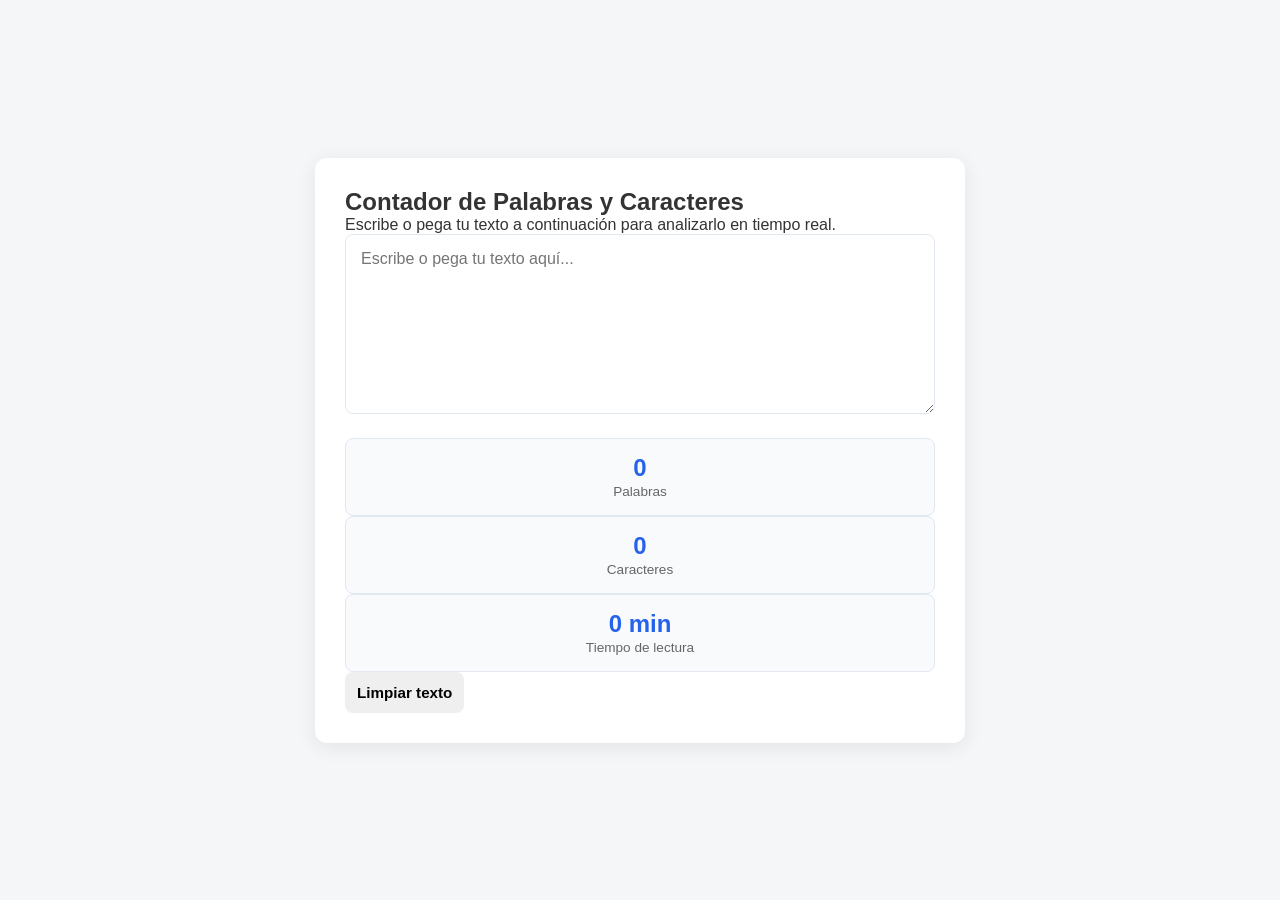
<file: index.htm>
<!DOCTYPE html>
<html lang="es">
<head>
  <meta charset="UTF-8">
  <meta name="viewport" content="width=device-width, initial-scale=1.0">
  <title>Contador de Palabras Gratis y En Línea</title>
  <link rel="stylesheet" href="styles.css">
</head>
<body>

  <main class="container">
    <h1>Contador de Palabras y Caracteres</h1>
    <p class="description">Escribe o pega tu texto a continuación para analizarlo en tiempo real.</p>

    <!-- Área para escribir el texto -->
    <textarea id="text-input" placeholder="Escribe o pega tu texto aquí..."></textarea>

    <!-- Panel de estadísticas -->
    <div class="stats-grid">
      <div class="stat-card">
        <span class="stat-number" id="word-count">0</span>
        <span class="stat-label">Palabras</span>
      </div>
      <div class="stat-card">
        <span class="stat-number" id="char-count">0</span>
        <span class="stat-label">Caracteres</span>
      </div>
      <div class="stat-card">
        <span class="stat-number" id="reading-time">0 min</span>
        <span class="stat-label">Tiempo de lectura</span>
      </div>
    </div>

    <!-- Botón de acción -->
    <button id="clear-btn" class="btn">Limpiar texto</button>
  </main>

  <script src="script.js"></script>
</body>

</html>
</file>
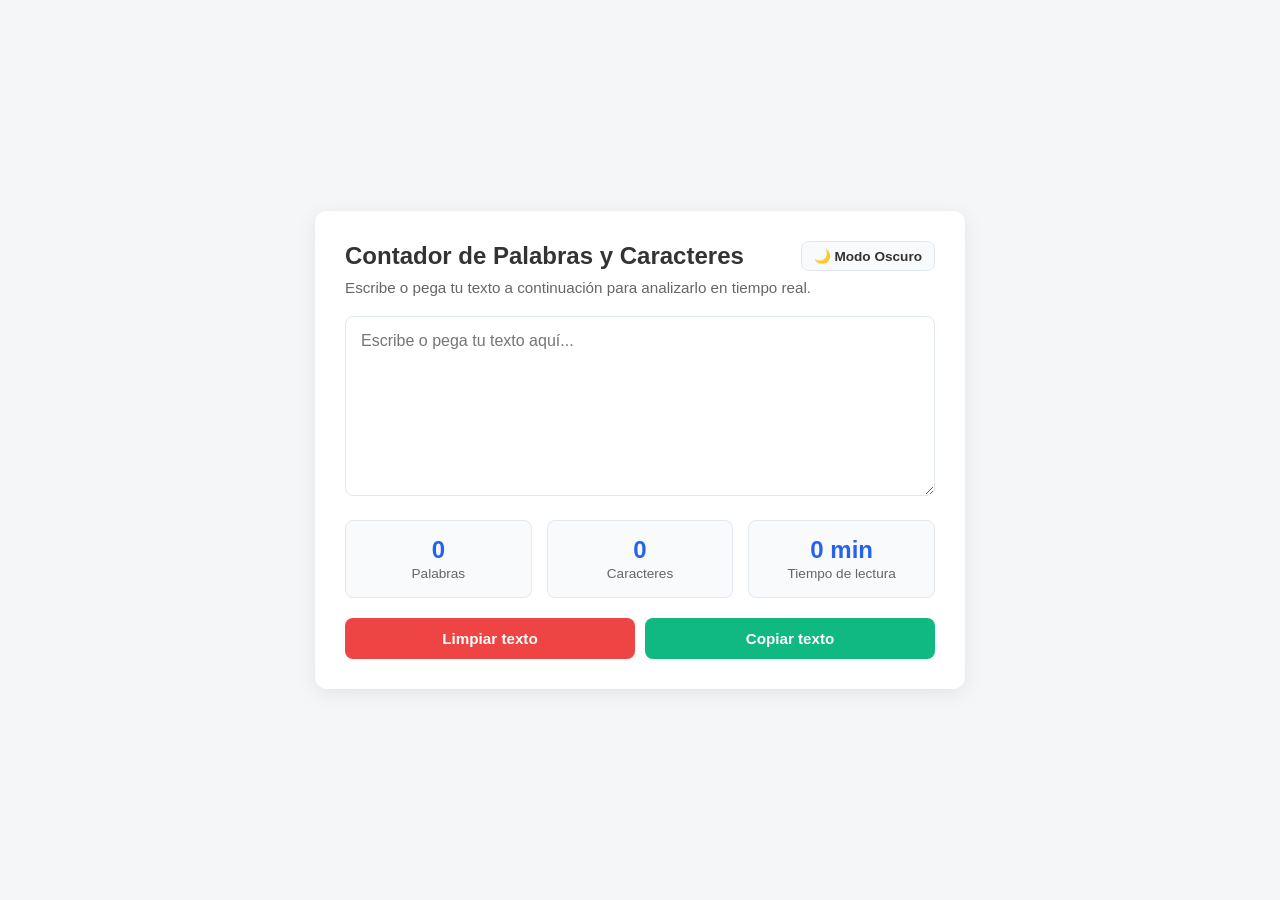
<file: index.html>
<!DOCTYPE html>
<html lang="es">
<head>
    <meta charset="UTF-8">
    <meta name="viewport" content="width=device-width, initial-scale=1.0">
    <title>Contador de Palabras Gratis y En Línea</title>
    <link rel="stylesheet" href="styles.css">
</head>
<body>
    <div class="container">
        <header>
            <h1>Contador de Palabras y Caracteres</h1>
            <button id="theme-toggle" class="btn-secondary">🌙 Modo Oscuro</button>
        </header>

        <p class="subtitle">Escribe o pega tu texto a continuación para analizarlo en tiempo real.</p>
        
        <textarea id="text-input" placeholder="Escribe o pega tu texto aquí..."></textarea>
        
        <div class="stats-container">
            <div class="stat-card">
                <span id="word-count" class="stat-number">0</span>
                <span class="stat-label">Palabras</span>
            </div>
            <div class="stat-card">
                <span id="char-count" class="stat-number">0</span>
                <span class="stat-label">Caracteres</span>
            </div>
            <div class="stat-card">
                <span id="reading-time" class="stat-number">0 min</span>
                <span class="stat-label">Tiempo de lectura</span>
            </div>
        </div>

        <div class="actions">
            <button id="clear-btn" class="btn-danger">Limpiar texto</button>
            <button id="copy-btn" class="btn-success">Copiar texto</button>
        </div>
    </div>

    <script src="script.js"></script>
</body>
</html>
</file>
<file: styles.css>
:root {
    --bg-color: #f4f6f8;
    --card-bg: #ffffff;
    --text-color: #333333;
    --subtitle-color: #666666;
    --border-color: #e2e8f0;
    --stat-bg: #f8fafc;
    --primary-color: #2563eb;
    --btn-danger: #ef4444;
    --btn-danger-hover: #dc2626;
    --btn-success: #10b981;
    --btn-success-hover: #059669;
}

body.dark-mode {
    --bg-color: #0f172a;
    --card-bg: #1e293b;
    --text-color: #f8fafc;
    --subtitle-color: #94a3b8;
    --border-color: #334155;
    --stat-bg: #0f172a;
}

* {
    box-sizing: border-box;
    margin: 0;
    padding: 0;
    font-family: 'Segoe UI', Tahoma, Geneva, Verdana, sans-serif;
    transition: background-color 0.3s, color 0.3s;
}

body {
    background-color: var(--bg-color);
    color: var(--text-color);
    display: flex;
    justify-content: center;
    align-items: center;
    min-height: 100vh;
    padding: 20px;
}

.container {
    background-color: var(--card-bg);
    padding: 30px;
    border-radius: 12px;
    box-shadow: 0 4px 20px rgba(0, 0, 0, 0.08);
    width: 100%;
    max-width: 650px;
}

header {
    display: flex;
    justify-content: space-between;
    align-items: center;
    margin-bottom: 8px;
}

h1 {
    font-size: 1.5rem;
}

.subtitle {
    color: var(--subtitle-color);
    font-size: 0.95rem;
    margin-bottom: 20px;
}

textarea {
    width: 100%;
    height: 180px;
    padding: 15px;
    border: 1px solid var(--border-color);
    border-radius: 8px;
    font-size: 1rem;
    resize: vertical;
    outline: none;
    background-color: var(--card-bg);
    color: var(--text-color);
    margin-bottom: 20px;
}

textarea:focus {
    border-color: var(--primary-color);
}

.stats-container {
    display: grid;
    grid-template-columns: repeat(3, 1fr);
    gap: 15px;
    margin-bottom: 20px;
}

.stat-card {
    background-color: var(--stat-bg);
    padding: 15px;
    border-radius: 8px;
    text-align: center;
    border: 1px solid var(--border-color);
}

.stat-number {
    display: block;
    font-size: 1.5rem;
    font-weight: bold;
    color: var(--primary-color);
}

.stat-label {
    font-size: 0.85rem;
    color: var(--subtitle-color);
}

.actions {
    display: flex;
    gap: 10px;
}

button {
    flex: 1;
    padding: 12px;
    border: none;
    border-radius: 8px;
    font-size: 0.95rem;
    font-weight: bold;
    cursor: pointer;
    transition: background-color 0.2s;
}

.btn-secondary {
    flex: initial;
    padding: 6px 12px;
    font-size: 0.85rem;
    background-color: var(--stat-bg);
    color: var(--text-color);
    border: 1px solid var(--border-color);
}

.btn-danger {
    background-color: var(--btn-danger);
    color: white;
}

.btn-danger:hover {
    background-color: var(--btn-danger-hover);
}

.btn-success {
    background-color: var(--btn-success);
    color: white;
}

.btn-success:hover {
    background-color: var(--btn-success-hover);
}
</file>
